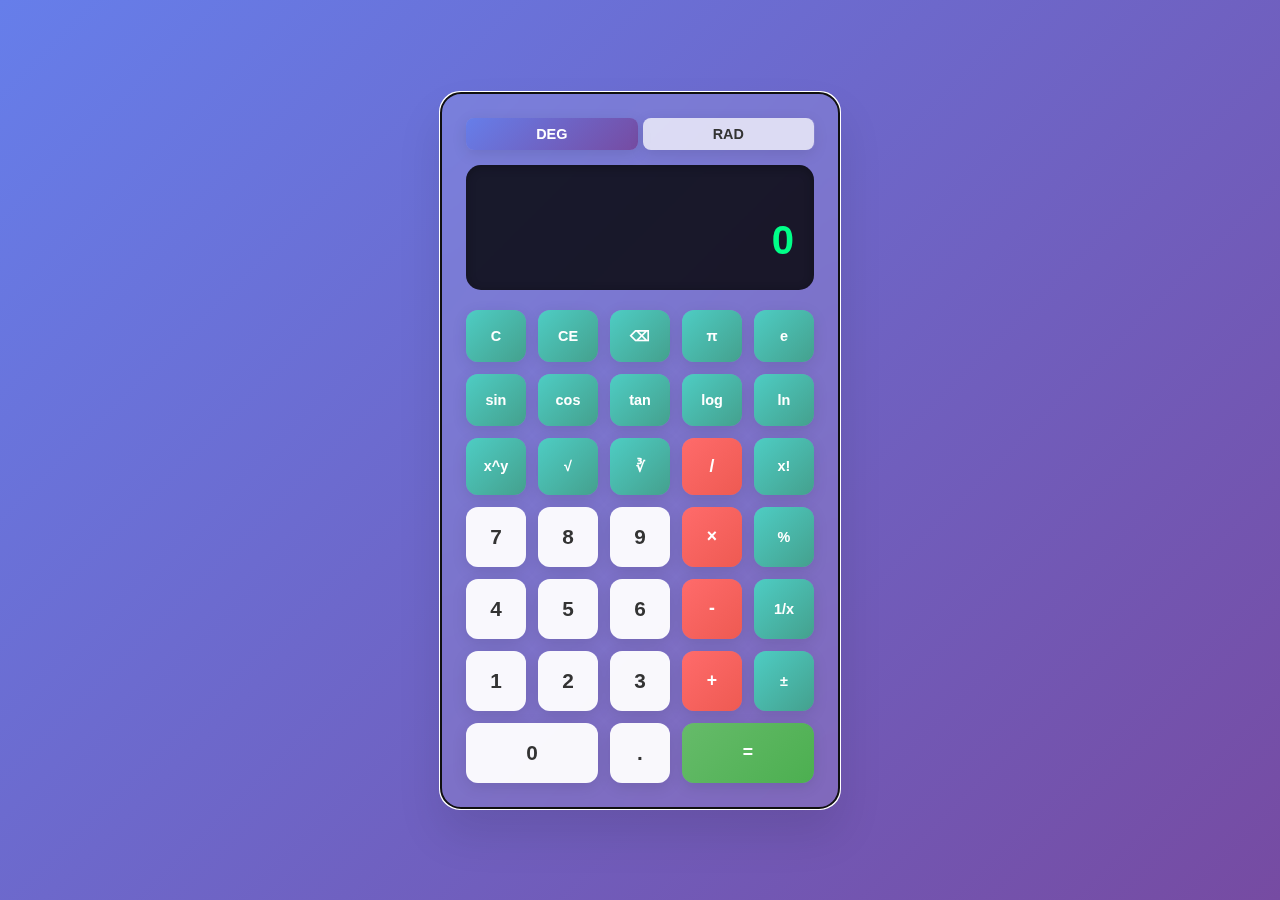
<file: index.html>
<!DOCTYPE html>
<html lang="en">
<head>
    <meta charset="UTF-8">
    <meta name="viewport" content="width=device-width, initial-scale=1.0">
    <title>Scientific Calculator MSP</title>
    <link rel="stylesheet" href="styles.css">
</head>
<body>
    <div class="calculator">
        <div class="mode-toggle">
            <button class="mode-btn active" onclick="toggleMode('deg')" id="degBtn">DEG</button>
            <button class="mode-btn" onclick="toggleMode('rad')" id="radBtn">RAD</button>
        </div>
        
        <div class="display">
            <div class="display-history" id="history"></div>
            <div class="display-main" id="display">0</div>
        </div>

        <div class="buttons">
            <!-- Row 1: Memory and Advanced Functions -->
            <button class="function" onclick="clearAll()">C</button>
            <button class="function" onclick="clearEntry()">CE</button>
            <button class="function" onclick="backspace()">⌫</button>
            <button class="function" onclick="inputFunction('Math.PI')">π</button>
            <button class="function" onclick="inputFunction('Math.E')">e</button>

            <!-- Row 2: Trigonometric Functions -->
            <button class="function" onclick="inputFunction('sin')">sin</button>
            <button class="function" onclick="inputFunction('cos')">cos</button>
            <button class="function" onclick="inputFunction('tan')">tan</button>
            <button class="function" onclick="inputFunction('log10')">log</button>
            <button class="function" onclick="inputFunction('log')">ln</button>

            <!-- Row 3: Power and Root Functions -->
            <button class="function" onclick="inputOperator('^')">x^y</button>
            <button class="function" onclick="inputFunction('sqrt')">√</button>
            <button class="function" onclick="inputFunction('cbrt')">∛</button>
            <button class="operator" onclick="inputOperator('/')">/</button>
            <button class="function" onclick="inputFunction('factorial')">x!</button>

            <!-- Row 4: Numbers and Operations -->
            <button class="number" onclick="inputNumber('7')">7</button>
            <button class="number" onclick="inputNumber('8')">8</button>
            <button class="number" onclick="inputNumber('9')">9</button>
            <button class="operator" onclick="inputOperator('*')">×</button>
            <button class="function" onclick="inputOperator('%')">%</button>

            <!-- Row 5: Numbers and Operations -->
            <button class="number" onclick="inputNumber('4')">4</button>
            <button class="number" onclick="inputNumber('5')">5</button>
            <button class="number" onclick="inputNumber('6')">6</button>
            <button class="operator" onclick="inputOperator('-')">-</button>
            <button class="function" onclick="reciprocal()">1/x</button>

            <!-- Row 6: Numbers and Operations -->
            <button class="number" onclick="inputNumber('1')">1</button>
            <button class="number" onclick="inputNumber('2')">2</button>
            <button class="number" onclick="inputNumber('3')">3</button>
            <button class="operator" onclick="inputOperator('+')">+</button>
            <button class="function" onclick="toggleSign()">±</button>

            <!-- Row 7: Final row -->
            <button class="number zero" onclick="inputNumber('0')">0</button>
            <button class="number" onclick="inputNumber('.')">.</button>
            <button class="equals" onclick="calculate()">=</button>
        </div>
    </div>

    <script src="script.js"></script>
</body>
</html>
</file>
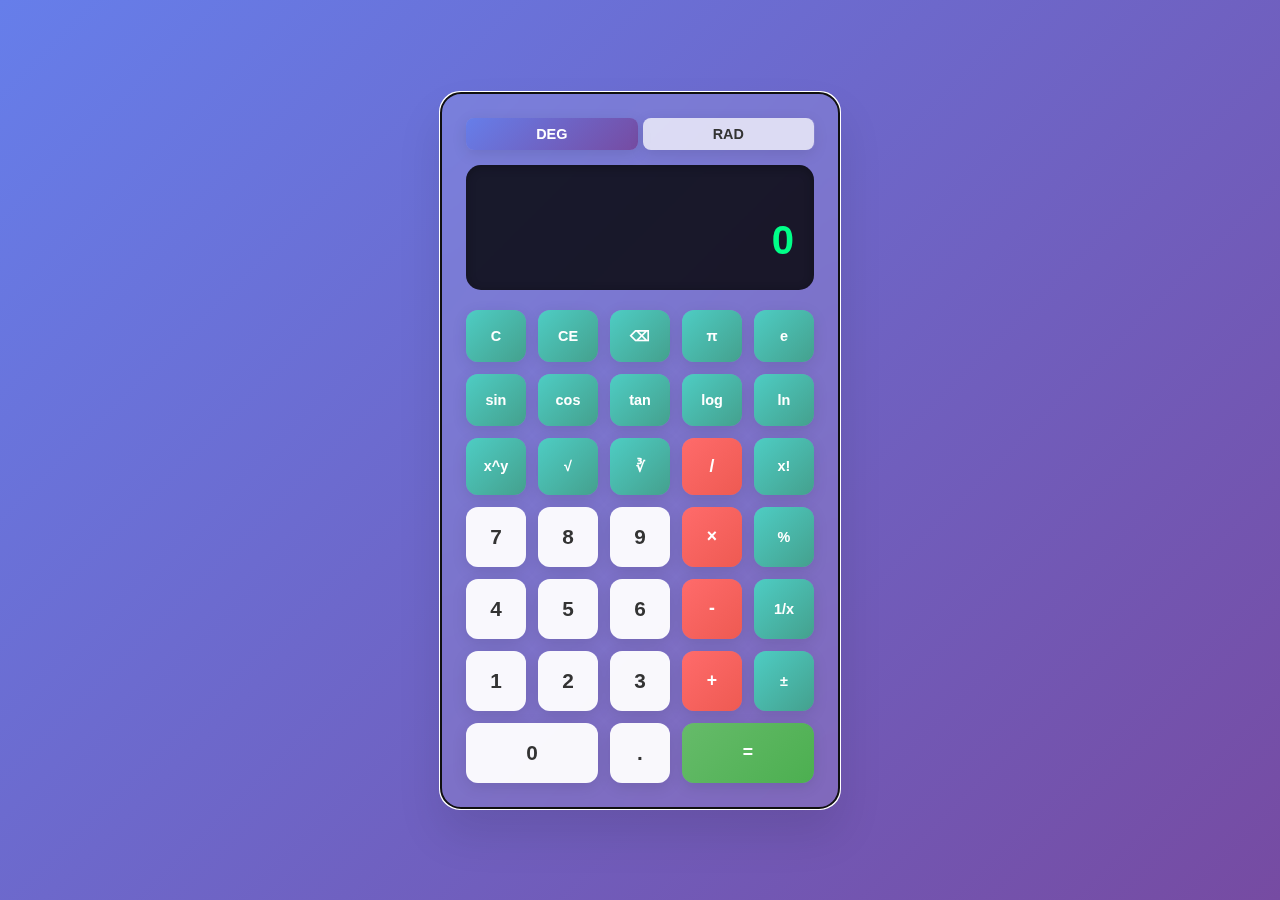
<file: .github/workflows/Index.html>
<!DOCTYPE html>
<html lang="en">
<head>
    <meta charset="UTF-8">
    <meta name="viewport" content="width=device-width, initial-scale=1.0">
    <title>Scientific Calculator</title>
    <link rel="stylesheet" href="styles.css">
</head>
<body>
    <div class="calculator">
        <div class="mode-toggle">
            <button class="mode-btn active" onclick="toggleMode('deg')" id="degBtn">DEG</button>
            <button class="mode-btn" onclick="toggleMode('rad')" id="radBtn">RAD</button>
        </div>
        
        <div class="display">
            <div class="display-history" id="history"></div>
            <div class="display-main" id="display">0</div>
        </div>

        <div class="buttons">
            <!-- Row 1: Memory and Advanced Functions -->
            <button class="function" onclick="clearAll()">C</button>
            <button class="function" onclick="clearEntry()">CE</button>
            <button class="function" onclick="backspace()">⌫</button>
            <button class="function" onclick="inputFunction('Math.PI')">π</button>
            <button class="function" onclick="inputFunction('Math.E')">e</button>

            <!-- Row 2: Trigonometric Functions -->
            <button class="function" onclick="inputFunction('sin')">sin</button>
            <button class="function" onclick="inputFunction('cos')">cos</button>
            <button class="function" onclick="inputFunction('tan')">tan</button>
            <button class="function" onclick="inputFunction('log10')">log</button>
            <button class="function" onclick="inputFunction('log')">ln</button>

            <!-- Row 3: Power and Root Functions -->
            <button class="function" onclick="inputOperator('^')">x^y</button>
            <button class="function" onclick="inputFunction('sqrt')">√</button>
            <button class="function" onclick="inputFunction('cbrt')">∛</button>
            <button class="operator" onclick="inputOperator('/')">/</button>
            <button class="function" onclick="inputFunction('factorial')">x!</button>

            <!-- Row 4: Numbers and Operations -->
            <button class="number" onclick="inputNumber('7')">7</button>
            <button class="number" onclick="inputNumber('8')">8</button>
            <button class="number" onclick="inputNumber('9')">9</button>
            <button class="operator" onclick="inputOperator('*')">×</button>
            <button class="function" onclick="inputOperator('%')">%</button>

            <!-- Row 5: Numbers and Operations -->
            <button class="number" onclick="inputNumber('4')">4</button>
            <button class="number" onclick="inputNumber('5')">5</button>
            <button class="number" onclick="inputNumber('6')">6</button>
            <button class="operator" onclick="inputOperator('-')">-</button>
            <button class="function" onclick="reciprocal()">1/x</button>

            <!-- Row 6: Numbers and Operations -->
            <button class="number" onclick="inputNumber('1')">1</button>
            <button class="number" onclick="inputNumber('2')">2</button>
            <button class="number" onclick="inputNumber('3')">3</button>
            <button class="operator" onclick="inputOperator('+')">+</button>
            <button class="function" onclick="toggleSign()">±</button>

            <!-- Row 7: Final row -->
            <button class="number zero" onclick="inputNumber('0')">0</button>
            <button class="number" onclick="inputNumber('.')">.</button>
            <button class="equals" onclick="calculate()">=</button>
        </div>
    </div>

    <script src="script.js"></script>
</body>
</html>
</file>
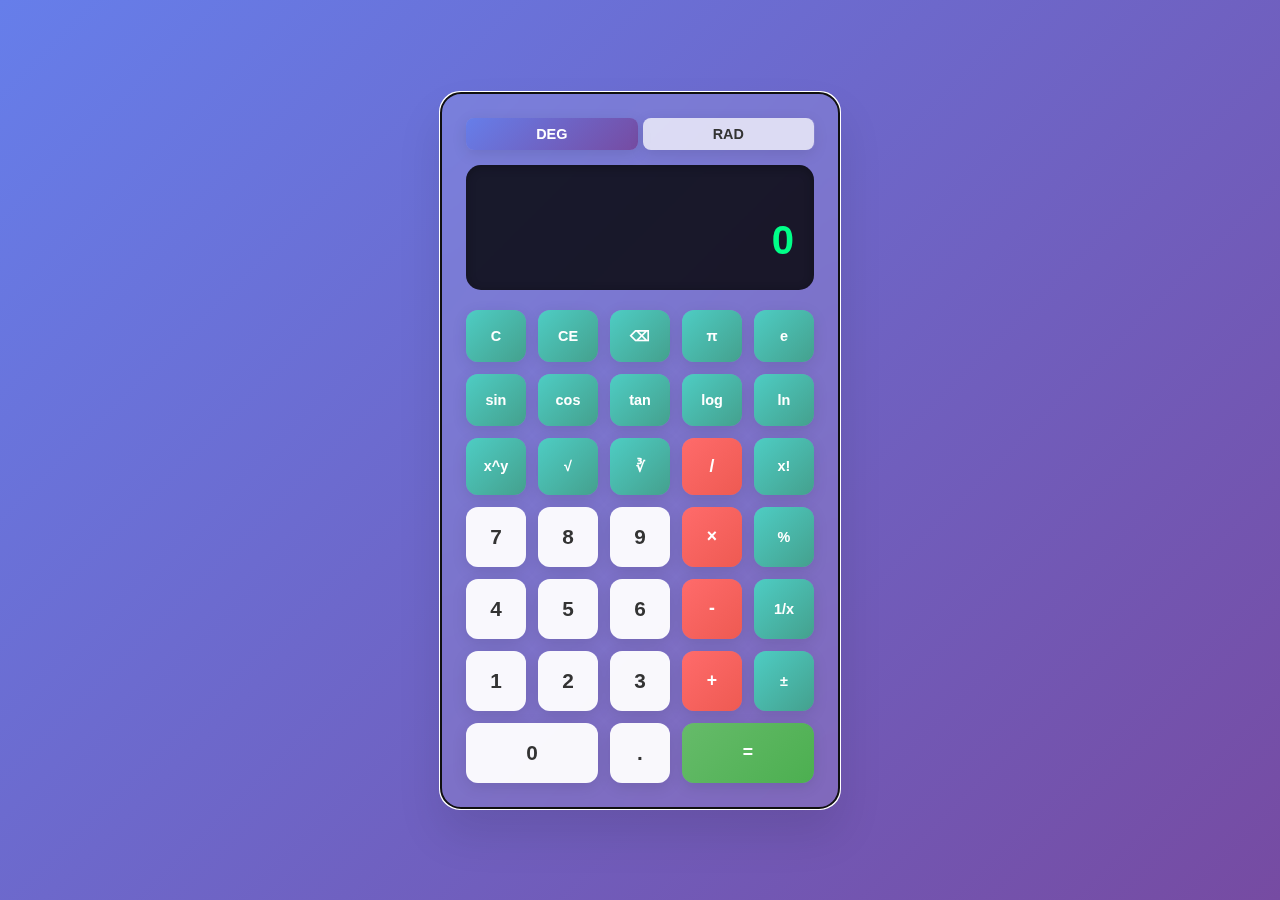
<file: .github/workflows/index.html>
<!DOCTYPE html>
<html lang="en">
<head>
    <meta charset="UTF-8">
    <meta name="viewport" content="width=device-width, initial-scale=1.0">
    <title>Scientific Calculator</title>
    <link rel="stylesheet" href="styles.css">
</head>
<body>
    <div class="calculator">
        <div class="mode-toggle">
            <button class="mode-btn active" onclick="toggleMode('deg')" id="degBtn">DEG</button>
            <button class="mode-btn" onclick="toggleMode('rad')" id="radBtn">RAD</button>
        </div>
        
        <div class="display">
            <div class="display-history" id="history"></div>
            <div class="display-main" id="display">0</div>
        </div>

        <div class="buttons">
            <!-- Row 1: Memory and Advanced Functions -->
            <button class="function" onclick="clearAll()">C</button>
            <button class="function" onclick="clearEntry()">CE</button>
            <button class="function" onclick="backspace()">⌫</button>
            <button class="function" onclick="inputFunction('Math.PI')">π</button>
            <button class="function" onclick="inputFunction('Math.E')">e</button>

            <!-- Row 2: Trigonometric Functions -->
            <button class="function" onclick="inputFunction('sin')">sin</button>
            <button class="function" onclick="inputFunction('cos')">cos</button>
            <button class="function" onclick="inputFunction('tan')">tan</button>
            <button class="function" onclick="inputFunction('log10')">log</button>
            <button class="function" onclick="inputFunction('log')">ln</button>

            <!-- Row 3: Power and Root Functions -->
            <button class="function" onclick="inputOperator('^')">x^y</button>
            <button class="function" onclick="inputFunction('sqrt')">√</button>
            <button class="function" onclick="inputFunction('cbrt')">∛</button>
            <button class="operator" onclick="inputOperator('/')">/</button>
            <button class="function" onclick="inputFunction('factorial')">x!</button>

            <!-- Row 4: Numbers and Operations -->
            <button class="number" onclick="inputNumber('7')">7</button>
            <button class="number" onclick="inputNumber('8')">8</button>
            <button class="number" onclick="inputNumber('9')">9</button>
            <button class="operator" onclick="inputOperator('*')">×</button>
            <button class="function" onclick="inputOperator('%')">%</button>

            <!-- Row 5: Numbers and Operations -->
            <button class="number" onclick="inputNumber('4')">4</button>
            <button class="number" onclick="inputNumber('5')">5</button>
            <button class="number" onclick="inputNumber('6')">6</button>
            <button class="operator" onclick="inputOperator('-')">-</button>
            <button class="function" onclick="reciprocal()">1/x</button>

            <!-- Row 6: Numbers and Operations -->
            <button class="number" onclick="inputNumber('1')">1</button>
            <button class="number" onclick="inputNumber('2')">2</button>
            <button class="number" onclick="inputNumber('3')">3</button>
            <button class="operator" onclick="inputOperator('+')">+</button>
            <button class="function" onclick="toggleSign()">±</button>

            <!-- Row 7: Final row -->
            <button class="number zero" onclick="inputNumber('0')">0</button>
            <button class="number" onclick="inputNumber('.')">.</button>
            <button class="equals" onclick="calculate()">=</button>
        </div>
    </div>

    <script src="script.js"></script>
</body>
</html>
</file>
<file: styles.css>
/* Reset and Base Styles */
* {
    margin: 0;
    padding: 0;
    box-sizing: border-box;
}

body {
    font-family: 'Segoe UI', Tahoma, Geneva, Verdana, sans-serif;
    background: linear-gradient(135deg, #667eea 0%, #764ba2 100%);
    min-height: 100vh;
    display: flex;
    justify-content: center;
    align-items: center;
    padding: 20px;
}

/* Calculator Container */
.calculator {
    background: rgba(255, 255, 255, 0.1);
    backdrop-filter: blur(10px);
    border-radius: 20px;
    padding: 25px;
    box-shadow: 0 25px 45px rgba(0, 0, 0, 0.1);
    border: 1px solid rgba(255, 255, 255, 0.2);
    max-width: 400px;
    width: 100%;
}

/* Display Section */
.display {
    background: rgba(0, 0, 0, 0.8);
    color: #00ff88;
    padding: 20px;
    border-radius: 15px;
    margin-bottom: 20px;
    text-align: right;
    box-shadow: inset 0 2px 10px rgba(0, 0, 0, 0.3);
}

.display-main {
    font-size: 2.5em;
    font-weight: bold;
    min-height: 60px;
    display: flex;
    align-items: center;
    justify-content: flex-end;
    word-break: break-all;
    line-height: 1.2;
}

.display-history {
    font-size: 1em;
    opacity: 0.7;
    margin-bottom: 5px;
    min-height: 20px;
}

/* Mode Toggle */
.mode-toggle {
    display: flex;
    gap: 5px;
    margin-bottom: 15px;
}

.mode-btn {
    flex: 1;
    padding: 8px;
    font-size: 0.9em;
    border-radius: 8px;
    border: none;
    cursor: pointer;
    transition: all 0.2s ease;
    background: rgba(255, 255, 255, 0.7);
    color: #333;
}

.mode-btn.active {
    background: linear-gradient(135deg, #667eea, #764ba2);
    color: white;
}

.mode-btn:hover {
    transform: translateY(-1px);
    box-shadow: 0 4px 15px rgba(0, 0, 0, 0.1);
}

/* Button Grid */
.buttons {
    display: grid;
    grid-template-columns: repeat(5, 1fr);
    gap: 12px;
}

/* Base Button Styles */
button {
    border: none;
    border-radius: 12px;
    padding: 18px 8px;
    font-size: 1.1em;
    font-weight: 600;
    cursor: pointer;
    transition: all 0.2s ease;
    background: rgba(255, 255, 255, 0.9);
    color: #333;
    box-shadow: 0 4px 15px rgba(0, 0, 0, 0.1);
    backdrop-filter: blur(5px);
}

button:hover {
    transform: translateY(-2px);
    box-shadow: 0 6px 20px rgba(0, 0, 0, 0.15);
    background: rgba(255, 255, 255, 1);
}

button:active {
    transform: translateY(0);
    box-shadow: 0 2px 10px rgba(0, 0, 0, 0.1);
}

/* Button Type Styles */
.operator {
    background: linear-gradient(135deg, #ff6b6b, #ee5a52);
    color: white;
}

.operator:hover {
    background: linear-gradient(135deg, #ff5252, #d32f2f);
}

.function {
    background: linear-gradient(135deg, #4ecdc4, #44a08d);
    color: white;
    font-size: 0.9em;
}

.function:hover {
    background: linear-gradient(135deg, #26a69a, #00695c);
}

.number {
    background: rgba(255, 255, 255, 0.95);
    font-size: 1.3em;
}

.number:hover {
    background: rgba(255, 255, 255, 1);
}

.clear {
    background: linear-gradient(135deg, #ffa726, #ff9800);
    color: white;
}

.clear:hover {
    background: linear-gradient(135deg, #ff9800, #f57c00);
}

.equals {
    background: linear-gradient(135deg, #66bb6a, #4caf50);
    color: white;
    grid-column: span 2;
}

.equals:hover {
    background: linear-gradient(135deg, #4caf50, #388e3c);
}

.zero {
    grid-column: span 2;
}

/* Error State */
.error {
    color: #ff6b6b !important;
}

/* Responsive Design */
@media (max-width: 480px) {
    .calculator {
        padding: 15px;
        margin: 10px;
    }

    button {
        padding: 15px 5px;
        font-size: 1em;
    }

    .display-main {
        font-size: 2em;
        min-height: 50px;
    }

    .function {
        font-size: 0.8em;
    }

    .mode-btn {
        padding: 6px;
        font-size: 0.8em;
    }
}

@media (max-width: 360px) {
    .calculator {
        padding: 12px;
    }

    button {
        padding: 12px 4px;
        font-size: 0.9em;
    }

    .display-main {
        font-size: 1.8em;
    }

    .function {
        font-size: 0.7em;
    }
}

/* Focus Styles for Accessibility */
button:focus {
    outline: 2px solid #667eea;
    outline-offset: 2px;
}

.mode-btn:focus {
    outline: 2px solid #ffffff;
    outline-offset: 2px;
}

/* Animation for button press */
@keyframes buttonPress {
    0% { transform: scale(1); }
    50% { transform: scale(0.95); }
    100% { transform: scale(1); }
}

button:active {
    animation: buttonPress 0.1s ease;
}
</file>
<file: .github/workflows/styles.css>
/* Reset and Base Styles */
* {
    margin: 0;
    padding: 0;
    box-sizing: border-box;
}

body {
    font-family: 'Segoe UI', Tahoma, Geneva, Verdana, sans-serif;
    background: linear-gradient(135deg, #667eea 0%, #764ba2 100%);
    min-height: 100vh;
    display: flex;
    justify-content: center;
    align-items: center;
    padding: 20px;
}

/* Calculator Container */
.calculator {
    background: rgba(255, 255, 255, 0.1);
    backdrop-filter: blur(10px);
    border-radius: 20px;
    padding: 25px;
    box-shadow: 0 25px 45px rgba(0, 0, 0, 0.1);
    border: 1px solid rgba(255, 255, 255, 0.2);
    max-width: 400px;
    width: 100%;
}

/* Display Section */
.display {
    background: rgba(0, 0, 0, 0.8);
    color: #00ff88;
    padding: 20px;
    border-radius: 15px;
    margin-bottom: 20px;
    text-align: right;
    box-shadow: inset 0 2px 10px rgba(0, 0, 0, 0.3);
}

.display-main {
    font-size: 2.5em;
    font-weight: bold;
    min-height: 60px;
    display: flex;
    align-items: center;
    justify-content: flex-end;
    word-break: break-all;
    line-height: 1.2;
}

.display-history {
    font-size: 1em;
    opacity: 0.7;
    margin-bottom: 5px;
    min-height: 20px;
}

/* Mode Toggle */
.mode-toggle {
    display: flex;
    gap: 5px;
    margin-bottom: 15px;
}

.mode-btn {
    flex: 1;
    padding: 8px;
    font-size: 0.9em;
    border-radius: 8px;
    border: none;
    cursor: pointer;
    transition: all 0.2s ease;
    background: rgba(255, 255, 255, 0.7);
    color: #333;
}

.mode-btn.active {
    background: linear-gradient(135deg, #667eea, #764ba2);
    color: white;
}

.mode-btn:hover {
    transform: translateY(-1px);
    box-shadow: 0 4px 15px rgba(0, 0, 0, 0.1);
}

/* Button Grid */
.buttons {
    display: grid;
    grid-template-columns: repeat(5, 1fr);
    gap: 12px;
}

/* Base Button Styles */
button {
    border: none;
    border-radius: 12px;
    padding: 18px 8px;
    font-size: 1.1em;
    font-weight: 600;
    cursor: pointer;
    transition: all 0.2s ease;
    background: rgba(255, 255, 255, 0.9);
    color: #333;
    box-shadow: 0 4px 15px rgba(0, 0, 0, 0.1);
    backdrop-filter: blur(5px);
}

button:hover {
    transform: translateY(-2px);
    box-shadow: 0 6px 20px rgba(0, 0, 0, 0.15);
    background: rgba(255, 255, 255, 1);
}

button:active {
    transform: translateY(0);
    box-shadow: 0 2px 10px rgba(0, 0, 0, 0.1);
}

/* Button Type Styles */
.operator {
    background: linear-gradient(135deg, #ff6b6b, #ee5a52);
    color: white;
}

.operator:hover {
    background: linear-gradient(135deg, #ff5252, #d32f2f);
}

.function {
    background: linear-gradient(135deg, #4ecdc4, #44a08d);
    color: white;
    font-size: 0.9em;
}

.function:hover {
    background: linear-gradient(135deg, #26a69a, #00695c);
}

.number {
    background: rgba(255, 255, 255, 0.95);
    font-size: 1.3em;
}

.number:hover {
    background: rgba(255, 255, 255, 1);
}

.clear {
    background: linear-gradient(135deg, #ffa726, #ff9800);
    color: white;
}

.clear:hover {
    background: linear-gradient(135deg, #ff9800, #f57c00);
}

.equals {
    background: linear-gradient(135deg, #66bb6a, #4caf50);
    color: white;
    grid-column: span 2;
}

.equals:hover {
    background: linear-gradient(135deg, #4caf50, #388e3c);
}

.zero {
    grid-column: span 2;
}

/* Error State */
.error {
    color: #ff6b6b !important;
}

/* Responsive Design */
@media (max-width: 480px) {
    .calculator {
        padding: 15px;
        margin: 10px;
    }

    button {
        padding: 15px 5px;
        font-size: 1em;
    }

    .display-main {
        font-size: 2em;
        min-height: 50px;
    }

    .function {
        font-size: 0.8em;
    }

    .mode-btn {
        padding: 6px;
        font-size: 0.8em;
    }
}

@media (max-width: 360px) {
    .calculator {
        padding: 12px;
    }

    button {
        padding: 12px 4px;
        font-size: 0.9em;
    }

    .display-main {
        font-size: 1.8em;
    }

    .function {
        font-size: 0.7em;
    }
}

/* Focus Styles for Accessibility */
button:focus {
    outline: 2px solid #667eea;
    outline-offset: 2px;
}

.mode-btn:focus {
    outline: 2px solid #ffffff;
    outline-offset: 2px;
}

/* Animation for button press */
@keyframes buttonPress {
    0% { transform: scale(1); }
    50% { transform: scale(0.95); }
    100% { transform: scale(1); }
}

button:active {
    animation: buttonPress 0.1s ease;
}
</file>
